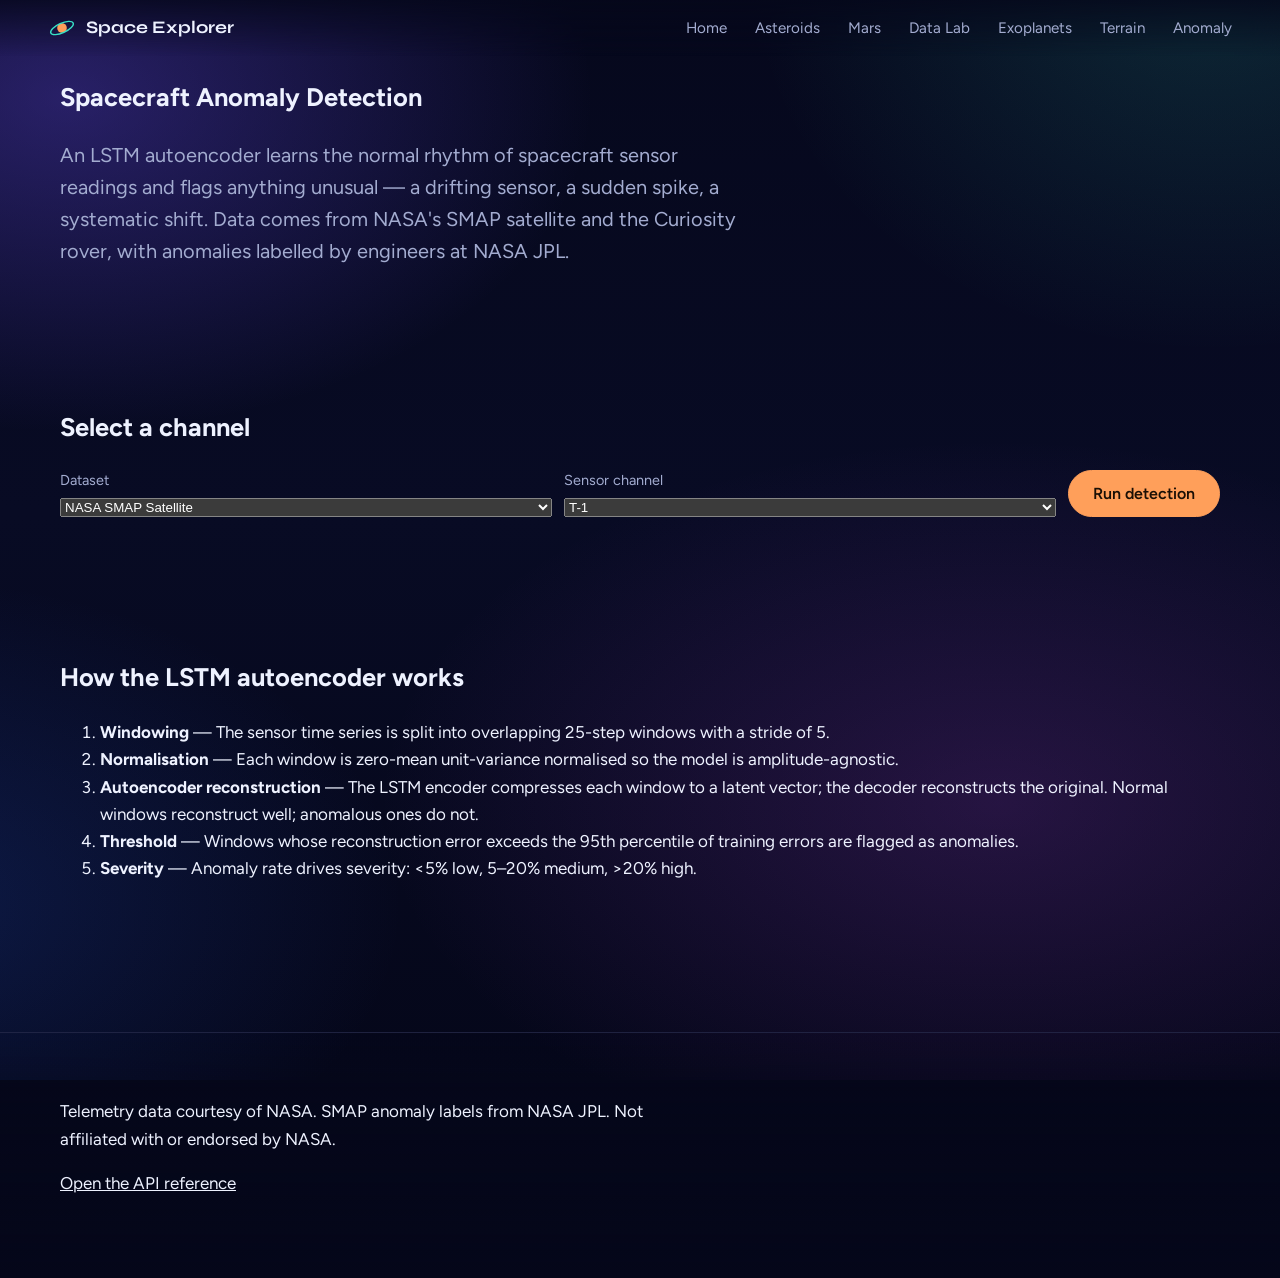
<file: frontend/anomaly.html>
<!doctype html>
<html lang="en">
<head>
  <meta charset="utf-8">
  <meta name="viewport" content="width=device-width, initial-scale=1">
  <title>Spacecraft Anomaly Detection — Space Explorer</title>
  <meta name="description" content="LSTM autoencoder detects anomalies in real NASA SMAP satellite and Curiosity rover telemetry.">
  <meta name="theme-color" content="#05071a">
  <link rel="icon" href="assets/favicon.svg" type="image/svg+xml">
  <link rel="preconnect" href="https://fonts.googleapis.com">
  <link rel="preconnect" href="https://fonts.gstatic.com" crossorigin>
  <link href="https://fonts.googleapis.com/css2?family=Figtree:wght@400;500;600&family=Syne:wght@500;700;800&display=swap" rel="stylesheet">
  <link rel="stylesheet" href="css/styles.css">
  <link rel="stylesheet" href="css/anomaly.css">
</head>
<body>
  <div class="nebula" aria-hidden="true"></div>

  <header class="top">
    <a class="brand" href="/" aria-label="Space Explorer, home">
      <svg viewBox="0 0 32 32" width="28" height="28" aria-hidden="true">
        <circle cx="16" cy="16" r="5.5" fill="currentColor"/>
        <ellipse cx="16" cy="16" rx="14" ry="5.5" fill="none" stroke="currentColor" stroke-width="1.6" transform="rotate(-24 16 16)"/>
      </svg>
      <span>Space Explorer</span>
    </a>
    <nav aria-label="Primary">
      <a href="/">Home</a>
      <a href="/asteroids.html">Asteroids</a>
      <a href="/mars.html">Mars</a>
      <a href="/lab.html">Data Lab</a>
      <a href="/exoplanets.html">Exoplanets</a>
      <a href="/terrain.html">Terrain</a>
      <a href="/anomaly.html" aria-current="page">Anomaly</a>
    </nav>
  </header>

  <main>
    <section class="page-hero">
      <div class="page-hero-inner">
        <h1>Spacecraft Anomaly Detection</h1>
        <p class="lead">An LSTM autoencoder learns the normal rhythm of spacecraft sensor readings and flags anything unusual — a drifting sensor, a sudden spike, a systematic shift. Data comes from NASA's SMAP satellite and the Curiosity rover, with anomalies labelled by engineers at NASA JPL.</p>
      </div>
    </section>

    <section class="anomaly-controls card-section">
      <div class="inner">
        <h2>Select a channel</h2>

        <div class="anomaly-form">
          <div class="field-row">
            <label class="field">
              <span>Dataset</span>
              <select id="dataset-select">
                <option value="smap">NASA SMAP Satellite</option>
                <option value="msl">Curiosity Rover (MSL)</option>
              </select>
            </label>
            <label class="field">
              <span>Sensor channel</span>
              <select id="channel-select">
                <option value="T-1">T-1</option>
                <option value="T-2">T-2</option>
                <option value="T-3">T-3</option>
                <option value="D-14">D-14</option>
                <option value="F-4">F-4</option>
              </select>
            </label>
            <button class="btn primary" id="detect-btn" type="button">Run detection</button>
          </div>
        </div>

        <div id="anomaly-loading" class="loading-row" hidden>
          <span class="spinner" aria-label="Loading"></span>
          <span>Running LSTM inference…</span>
        </div>
        <div id="anomaly-error" class="error-banner" hidden></div>

        <div id="anomaly-result" class="anomaly-result" hidden>
          <div class="anomaly-summary" id="anomaly-summary"></div>
          <div class="chart-wrap">
            <canvas id="anomaly-chart" width="700" height="220" aria-label="Reconstruction error over time"></canvas>
          </div>
          <p class="chart-caption">Per-window reconstruction error · red regions exceed the 95th-percentile threshold</p>
        </div>
      </div>
    </section>

    <section class="info-section">
      <div class="inner">
        <h2>How the LSTM autoencoder works</h2>
        <ol class="steps">
          <li><strong>Windowing</strong> — The sensor time series is split into overlapping 25-step windows with a stride of 5.</li>
          <li><strong>Normalisation</strong> — Each window is zero-mean unit-variance normalised so the model is amplitude-agnostic.</li>
          <li><strong>Autoencoder reconstruction</strong> — The LSTM encoder compresses each window to a latent vector; the decoder reconstructs the original. Normal windows reconstruct well; anomalous ones do not.</li>
          <li><strong>Threshold</strong> — Windows whose reconstruction error exceeds the 95th percentile of training errors are flagged as anomalies.</li>
          <li><strong>Severity</strong> — Anomaly rate drives severity: &lt;5% low, 5–20% medium, &gt;20% high.</li>
        </ol>
      </div>
    </section>
  </main>

  <footer class="foot">
    <div class="foot-grid">
      <div>
        <p>Telemetry data courtesy of NASA. SMAP anomaly labels from NASA JPL. Not affiliated with or endorsed by NASA.</p>
        <p><a href="/api/docs">Open the API reference</a></p>
      </div>
    </div>
  </footer>

  <script src="js/api.js"></script>
  <script src="js/anomaly.js"></script>
</body>
</html>
</file>
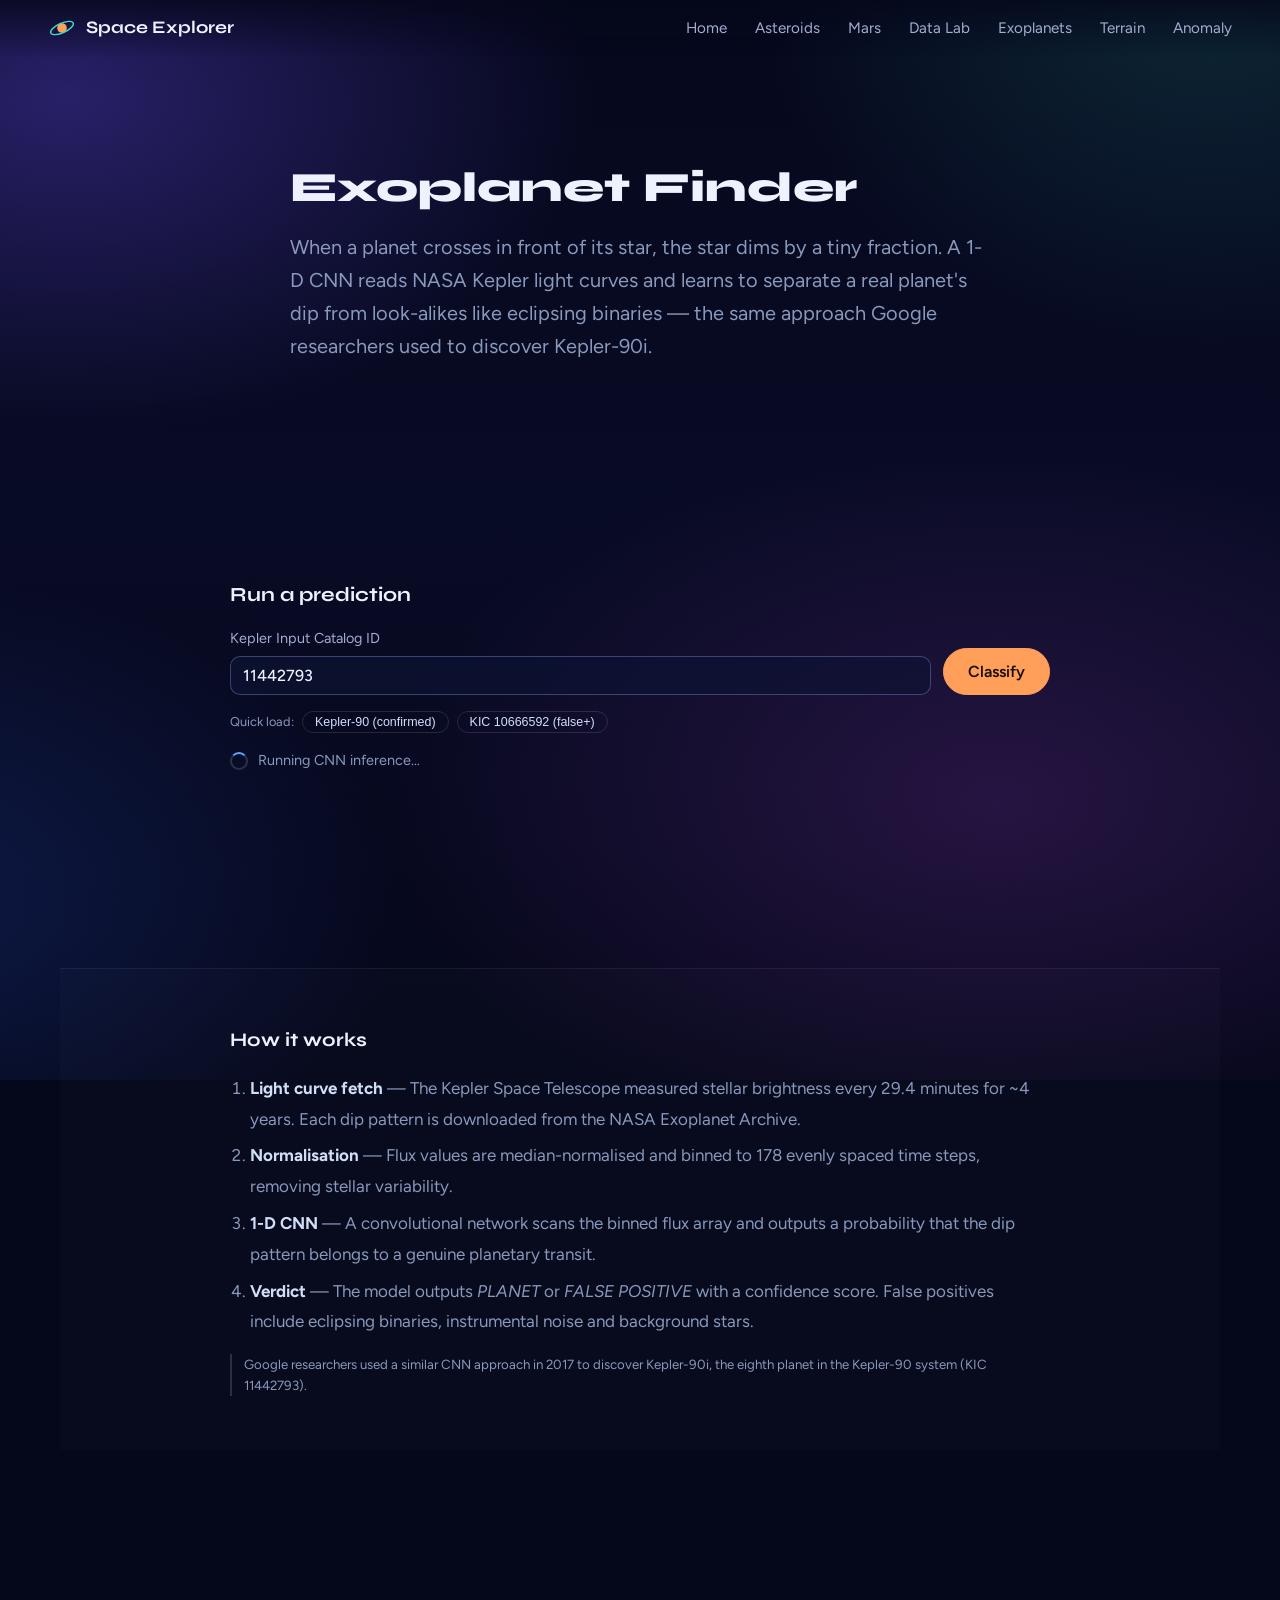
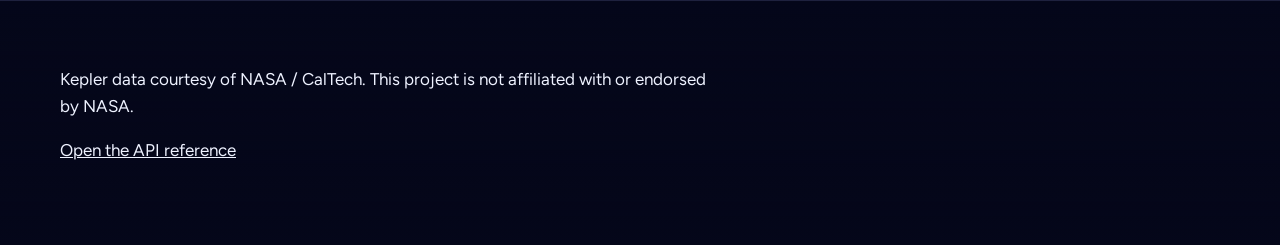
<file: frontend/exoplanets.html>
<!doctype html>
<html lang="en">
<head>
  <meta charset="utf-8">
  <meta name="viewport" content="width=device-width, initial-scale=1">
  <title>Exoplanet Finder — Space Explorer</title>
  <meta name="description" content="Classify Kepler light curves as planetary transits or false positives using a 1-D CNN trained on NASA data.">
  <meta name="theme-color" content="#05071a">
  <link rel="icon" href="assets/favicon.svg" type="image/svg+xml">
  <link rel="preconnect" href="https://fonts.googleapis.com">
  <link rel="preconnect" href="https://fonts.gstatic.com" crossorigin>
  <link href="https://fonts.googleapis.com/css2?family=Figtree:wght@400;500;600&family=Syne:wght@500;700;800&display=swap" rel="stylesheet">
  <link rel="stylesheet" href="css/styles.css">
  <link rel="stylesheet" href="css/exoplanets.css">
</head>
<body>
  <div class="nebula" aria-hidden="true"></div>

  <header class="top">
    <a class="brand" href="/" aria-label="Space Explorer, home">
      <svg viewBox="0 0 32 32" width="28" height="28" aria-hidden="true">
        <circle cx="16" cy="16" r="5.5" fill="currentColor"/>
        <ellipse cx="16" cy="16" rx="14" ry="5.5" fill="none" stroke="currentColor" stroke-width="1.6" transform="rotate(-24 16 16)"/>
      </svg>
      <span>Space Explorer</span>
    </a>
    <nav aria-label="Primary">
      <a href="/">Home</a>
      <a href="/asteroids.html">Asteroids</a>
      <a href="/mars.html">Mars</a>
      <a href="/lab.html">Data Lab</a>
      <a href="/exoplanets.html" aria-current="page">Exoplanets</a>
      <a href="/terrain.html">Terrain</a>
      <a href="/anomaly.html">Anomaly</a>
    </nav>
  </header>

  <main>
    <section class="page-hero">
      <div class="page-hero-inner">
        <h1>Exoplanet Finder</h1>
        <p class="lead">When a planet crosses in front of its star, the star dims by a tiny fraction. A 1-D CNN reads NASA Kepler light curves and learns to separate a real planet's dip from look-alikes like eclipsing binaries — the same approach Google researchers used to discover Kepler-90i.</p>
      </div>
    </section>

    <section class="exo-controls card-section">
      <div class="inner">
        <h2>Run a prediction</h2>
        <div class="exo-form">
          <div class="field-row">
            <label class="field">
              <span>Kepler Input Catalog ID</span>
              <input type="number" id="kepid-input" value="11442793" min="1" step="1" placeholder="e.g. 11442793">
            </label>
            <button class="btn primary" id="predict-btn" type="button">Classify</button>
          </div>
          <div class="sample-chips">
            <span class="chip-label">Quick load:</span>
            <button class="chip" data-kepid="11442793" type="button">Kepler-90 (confirmed)</button>
            <button class="chip" data-kepid="10666592" type="button">KIC 10666592 (false+)</button>
          </div>
        </div>

        <div id="exo-result" class="exo-result" aria-live="polite" hidden>
          <div class="result-badge" id="result-badge"></div>
          <div class="result-meta" id="result-meta"></div>
          <div class="chart-wrap">
            <canvas id="flux-chart" width="600" height="180" aria-label="Kepler light curve flux"></canvas>
          </div>
          <p class="chart-caption">64-point down-sampled normalised Kepler flux · dips indicate potential transits</p>
        </div>

        <div id="exo-error" class="error-banner" hidden></div>
        <div id="exo-loading" class="loading-row" hidden>
          <span class="spinner" aria-label="Loading"></span>
          <span>Running CNN inference…</span>
        </div>
      </div>
    </section>

    <section class="info-section">
      <div class="inner">
        <h2>How it works</h2>
        <ol class="steps">
          <li><strong>Light curve fetch</strong> — The Kepler Space Telescope measured stellar brightness every 29.4 minutes for ~4 years. Each dip pattern is downloaded from the NASA Exoplanet Archive.</li>
          <li><strong>Normalisation</strong> — Flux values are median-normalised and binned to 178 evenly spaced time steps, removing stellar variability.</li>
          <li><strong>1-D CNN</strong> — A convolutional network scans the binned flux array and outputs a probability that the dip pattern belongs to a genuine planetary transit.</li>
          <li><strong>Verdict</strong> — The model outputs <em>PLANET</em> or <em>FALSE POSITIVE</em> with a confidence score. False positives include eclipsing binaries, instrumental noise and background stars.</li>
        </ol>
        <p class="footnote">Google researchers used a similar CNN approach in 2017 to discover Kepler-90i, the eighth planet in the Kepler-90 system (KIC 11442793).</p>
      </div>
    </section>
  </main>

  <footer class="foot">
    <div class="foot-grid">
      <div>
        <p>Kepler data courtesy of NASA / CalTech. This project is not affiliated with or endorsed by NASA.</p>
        <p><a href="/api/docs">Open the API reference</a></p>
      </div>
    </div>
  </footer>

  <script src="js/api.js"></script>
  <script src="js/exoplanets.js"></script>
</body>
</html>
</file>
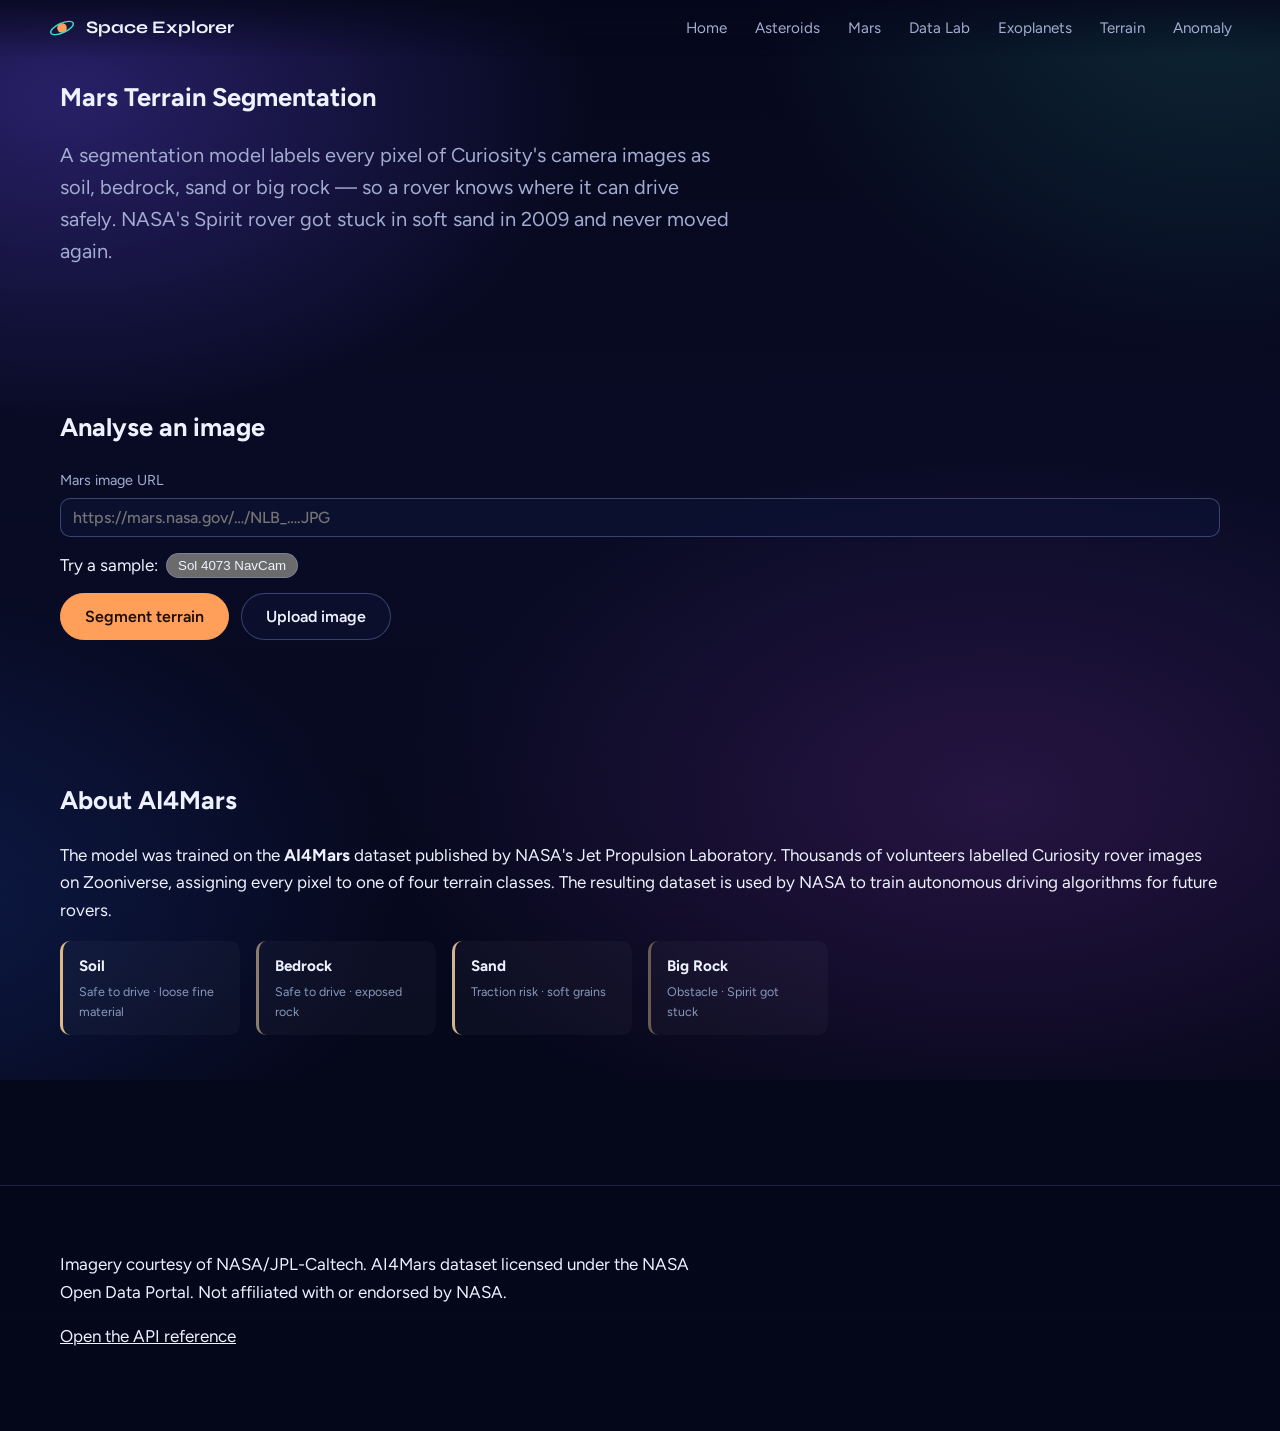
<file: frontend/terrain.html>
<!doctype html>
<html lang="en">
<head>
  <meta charset="utf-8">
  <meta name="viewport" content="width=device-width, initial-scale=1">
  <title>Mars Terrain Segmentation — Space Explorer</title>
  <meta name="description" content="Pixel-level terrain segmentation of Mars rover images into soil, bedrock, sand and big rocks.">
  <meta name="theme-color" content="#05071a">
  <link rel="icon" href="assets/favicon.svg" type="image/svg+xml">
  <link rel="preconnect" href="https://fonts.googleapis.com">
  <link rel="preconnect" href="https://fonts.gstatic.com" crossorigin>
  <link href="https://fonts.googleapis.com/css2?family=Figtree:wght@400;500;600&family=Syne:wght@500;700;800&display=swap" rel="stylesheet">
  <link rel="stylesheet" href="css/styles.css">
  <link rel="stylesheet" href="css/terrain.css">
</head>
<body>
  <div class="nebula" aria-hidden="true"></div>

  <header class="top">
    <a class="brand" href="/" aria-label="Space Explorer, home">
      <svg viewBox="0 0 32 32" width="28" height="28" aria-hidden="true">
        <circle cx="16" cy="16" r="5.5" fill="currentColor"/>
        <ellipse cx="16" cy="16" rx="14" ry="5.5" fill="none" stroke="currentColor" stroke-width="1.6" transform="rotate(-24 16 16)"/>
      </svg>
      <span>Space Explorer</span>
    </a>
    <nav aria-label="Primary">
      <a href="/">Home</a>
      <a href="/asteroids.html">Asteroids</a>
      <a href="/mars.html">Mars</a>
      <a href="/lab.html">Data Lab</a>
      <a href="/exoplanets.html">Exoplanets</a>
      <a href="/terrain.html" aria-current="page">Terrain</a>
      <a href="/anomaly.html">Anomaly</a>
    </nav>
  </header>

  <main>
    <section class="page-hero">
      <div class="page-hero-inner">
        <h1>Mars Terrain Segmentation</h1>
        <p class="lead">A segmentation model labels every pixel of Curiosity's camera images as soil, bedrock, sand or big rock — so a rover knows where it can drive safely. NASA's Spirit rover got stuck in soft sand in 2009 and never moved again.</p>
      </div>
    </section>

    <section class="terrain-controls card-section">
      <div class="inner">
        <h2>Analyse an image</h2>

        <div class="terrain-form">
          <label class="field full-field">
            <span>Mars image URL</span>
            <input type="url" id="img-url" placeholder="https://mars.nasa.gov/…/NLB_….JPG">
          </label>
          <div class="terrain-sample-chips">
            <span class="chip-label">Try a sample:</span>
            <button class="chip" data-url="https://mars.nasa.gov/msl-raw-images/proj/msl/redops/ods/surface/sol/04073/opgs/edr/ncam/NLB_775082924EDR_F1061318NCAM00354M_.JPG" type="button">Sol 4073 NavCam</button>
          </div>
          <div class="terrain-actions">
            <button class="btn primary" id="segment-btn" type="button">Segment terrain</button>
            <label class="upload-label btn ghost">
              Upload image
              <input type="file" id="img-upload" accept="image/*" hidden>
            </label>
          </div>
        </div>

        <div id="terrain-loading" class="loading-row" hidden>
          <span class="spinner" aria-label="Loading"></span>
          <span>Running segmentation…</span>
        </div>
        <div id="terrain-error" class="error-banner" hidden></div>

        <div id="terrain-result" class="terrain-result" hidden>
          <div class="canvases">
            <div class="canvas-wrap">
              <p class="canvas-label">Original</p>
              <canvas id="orig-canvas" width="256" height="256"></canvas>
            </div>
            <div class="canvas-wrap">
              <p class="canvas-label">Segmentation overlay</p>
              <canvas id="seg-canvas" width="256" height="256"></canvas>
            </div>
          </div>
          <div class="terrain-stats" id="terrain-stats"></div>
          <div class="terrain-legend" id="terrain-legend"></div>
        </div>
      </div>
    </section>

    <section class="info-section">
      <div class="inner">
        <h2>About AI4Mars</h2>
        <p>The model was trained on the <strong>AI4Mars</strong> dataset published by NASA's Jet Propulsion Laboratory. Thousands of volunteers labelled Curiosity rover images on Zooniverse, assigning every pixel to one of four terrain classes. The resulting dataset is used by NASA to train autonomous driving algorithms for future rovers.</p>
        <div class="class-grid" id="class-grid">
          <div class="class-card" style="--accent:#deb887"><strong>Soil</strong><span>Safe to drive · loose fine material</span></div>
          <div class="class-card" style="--accent:#8b7d6b"><strong>Bedrock</strong><span>Safe to drive · exposed rock</span></div>
          <div class="class-card" style="--accent:#d2b48c"><strong>Sand</strong><span>Traction risk · soft grains</span></div>
          <div class="class-card" style="--accent:#695c4e"><strong>Big Rock</strong><span>Obstacle · Spirit got stuck</span></div>
        </div>
      </div>
    </section>
  </main>

  <footer class="foot">
    <div class="foot-grid">
      <div>
        <p>Imagery courtesy of NASA/JPL-Caltech. AI4Mars dataset licensed under the NASA Open Data Portal. Not affiliated with or endorsed by NASA.</p>
        <p><a href="/api/docs">Open the API reference</a></p>
      </div>
    </div>
  </footer>

  <script src="js/api.js"></script>
  <script src="js/terrain.js"></script>
</body>
</html>
</file>
<file: frontend/css/styles.css>
/* Space Explorer - styles
   Palette: deep field, nebula violet, aurora teal, ember (the single warm accent), starlight. */

:root {
  --field: #05071a;
  --field-2: #0a0e2a;
  --panel: rgba(14, 19, 52, 0.62);
  --panel-solid: #0d1235;
  --line: rgba(160, 175, 255, 0.16);
  --line-strong: rgba(160, 175, 255, 0.32);
  --starlight: #eef2ff;
  --dust: #a3acd0;
  --violet: #6a4df4;
  --aurora: #38e1c6;
  --ember: #ff9f5a;
  --danger: #ff7a8a;

  --font-display: "Syne", "Segoe UI", system-ui, sans-serif;
  --font-body: "Figtree", "Segoe UI", system-ui, -apple-system, sans-serif;

  --gutter: clamp(16px, 4vw, 48px);
  --maxw: 1160px;
  --radius: 18px;
  --radius-sm: 10px;
  color-scheme: dark;
}

*, *::before, *::after { box-sizing: border-box; }
html { scroll-behavior: smooth; scroll-padding-top: 84px; }

body {
  margin: 0;
  background: var(--field);
  color: var(--starlight);
  font-family: var(--font-body);
  font-size: 1.0625rem;
  line-height: 1.6;
  -webkit-font-smoothing: antialiased;
  overflow-x: hidden;
}

/* ---------- the sky behind everything ---------- */

#sky {
  position: fixed;
  inset: 0;
  width: 100%;
  height: 100%;
  z-index: -1;
  pointer-events: none;
}

.nebula {
  position: fixed;
  inset: -20%;
  z-index: -2;
  pointer-events: none;
  background:
    radial-gradient(42% 38% at 18% 22%, rgba(106, 77, 244, 0.34), transparent 70%),
    radial-gradient(36% 42% at 82% 12%, rgba(56, 225, 198, 0.15), transparent 72%),
    radial-gradient(48% 40% at 70% 78%, rgba(150, 60, 190, 0.22), transparent 72%),
    radial-gradient(40% 36% at 8% 86%, rgba(40, 90, 220, 0.22), transparent 72%),
    linear-gradient(180deg, #05071a 0%, #080b24 55%, #05071a 100%);
  animation: drift 90s ease-in-out infinite alternate;
}

@keyframes drift {
  from { transform: translate3d(-2%, -1%, 0) scale(1); }
  to   { transform: translate3d(2%, 1.5%, 0) scale(1.06); }
}

/* ---------- layout primitives ---------- */

a { color: inherit; }
:focus-visible { outline: 2px solid var(--aurora); outline-offset: 3px; border-radius: 6px; }

.skip {
  position: absolute; left: 12px; top: -48px;
  background: var(--starlight); color: var(--field);
  padding: 8px 14px; border-radius: 8px; z-index: 50; text-decoration: none;
}
.skip:focus { top: 12px; }

main > section, .foot-grid, .top {
  width: min(100% - 2 * var(--gutter), var(--maxw));
  margin-inline: auto;
}

/* ---------- header ---------- */

.top {
  position: sticky; top: 0; z-index: 20;
  display: flex; align-items: center; justify-content: space-between;
  gap: 16px;
  padding-block: 14px;
  width: 100%;
  padding-inline: var(--gutter);
  backdrop-filter: blur(14px);
  -webkit-backdrop-filter: blur(14px);
  background: linear-gradient(180deg, rgba(5, 7, 26, 0.78), rgba(5, 7, 26, 0));
}

.brand {
  display: inline-flex; align-items: center; gap: 10px;
  font-family: var(--font-display); font-weight: 700; font-size: 1.1rem;
  text-decoration: none; color: var(--starlight);
}
.brand svg { color: var(--ember); }
.brand svg ellipse { color: var(--aurora); stroke: var(--aurora); }

.top nav { display: flex; align-items: center; gap: clamp(12px, 3vw, 28px); font-size: 0.95rem; }
.top nav a { text-decoration: none; color: var(--dust); transition: color 0.2s; }
.top nav a:hover { color: var(--starlight); }

.status-link {
  display: inline-flex; align-items: center; gap: 8px;
  padding: 6px 12px; border: 1px solid var(--line); border-radius: 999px;
  background: rgba(10, 14, 42, 0.5);
}

.dot { width: 8px; height: 8px; border-radius: 50%; background: var(--dust); flex: none; }
.dot[data-state="ok"] { background: var(--aurora); box-shadow: 0 0 10px var(--aurora); }
.dot[data-state="down"] { background: var(--danger); box-shadow: 0 0 10px var(--danger); }
.dot[data-state="checking"] { animation: pulse 1.4s ease-in-out infinite; }
@keyframes pulse { 50% { opacity: 0.3; } }

/* ---------- hero (the one bold moment: the sky itself + the type) ---------- */

.hero {
  min-height: min(86vh, 760px);
  display: flex; flex-direction: column; justify-content: center;
  padding-block: 8vh 6vh;
}

.hero h1 {
  font-family: var(--font-display);
  font-weight: 800;
  font-size: clamp(2.5rem, 7vw, 5.2rem);
  line-height: 1.04;
  letter-spacing: -0.03em;
  margin: 0 0 28px;
  max-width: 15em;
  text-wrap: balance;
  background: linear-gradient(100deg, #ffffff 20%, #c9c2ff 60%, #8ff0de 100%);
  -webkit-background-clip: text; background-clip: text;
  color: transparent;
  animation: rise 1.1s cubic-bezier(.2, .7, .2, 1) both;
}
.hero h1 br { display: none; }

.lead {
  max-width: 52ch;
  color: var(--dust);
  font-size: clamp(1.05rem, 1.6vw, 1.25rem);
  margin: 0 0 36px;
  animation: rise 1.1s 0.15s cubic-bezier(.2, .7, .2, 1) both;
}
.actions { display: flex; flex-wrap: wrap; gap: 12px; animation: rise 1.1s 0.3s cubic-bezier(.2, .7, .2, 1) both; }

@keyframes rise { from { opacity: 0; transform: translateY(18px); } to { opacity: 1; transform: none; } }

/* ---------- buttons ---------- */

.btn {
  display: inline-flex; align-items: center; justify-content: center;
  font: 600 1rem var(--font-body);
  padding: 13px 24px; border-radius: 999px;
  border: 1px solid var(--line-strong);
  background: rgba(14, 19, 52, 0.6);
  color: var(--starlight); text-decoration: none; cursor: pointer;
  transition: transform 0.18s, background 0.2s, border-color 0.2s;
}
.btn:hover { transform: translateY(-2px); border-color: var(--aurora); }
.btn:active { transform: translateY(0); }
.btn.primary { background: var(--ember); border-color: var(--ember); color: #1a0f05; }
.btn.primary:hover { background: #ffb07a; border-color: #ffb07a; }
.btn.small { padding: 9px 16px; font-size: 0.92rem; }
.btn[disabled] { opacity: 0.5; cursor: not-allowed; transform: none; }

/* ---------- sections ---------- */

main > section + section { margin-top: clamp(72px, 12vw, 140px); }

.section-head { margin-bottom: 28px; }
.section-head h2 {
  font-family: var(--font-display); font-weight: 700;
  font-size: clamp(1.8rem, 4vw, 2.8rem); letter-spacing: -0.02em; line-height: 1.1;
  margin: 0 0 10px;
}
.section-head p { margin: 0; color: var(--dust); max-width: 56ch; }

/* ---------- APOD ---------- */

.apod-controls { display: flex; flex-wrap: wrap; align-items: flex-end; gap: 12px; margin-bottom: 20px; }

.field { display: flex; flex-direction: column; gap: 6px; font-size: 0.9rem; color: var(--dust); }
.field input {
  font: 500 1rem var(--font-body);
  color: var(--starlight);
  background: rgba(14, 19, 52, 0.7);
  border: 1px solid var(--line-strong);
  border-radius: var(--radius-sm);
  padding: 9px 12px; color-scheme: dark;
}

.apod {
  display: grid;
  grid-template-columns: minmax(0, 1.35fr) minmax(0, 1fr);
  gap: 0;
  border: 1px solid var(--line);
  border-radius: var(--radius);
  background: var(--panel);
  backdrop-filter: blur(10px);
  -webkit-backdrop-filter: blur(10px);
  overflow: hidden;
  box-shadow: 0 30px 80px -30px rgba(0, 0, 0, 0.8), 0 0 0 1px rgba(106, 77, 244, 0.08);
}

.apod-media { position: relative; background: #000; min-height: 320px; }
.apod-media img, .apod-media iframe {
  position: absolute; inset: 0; width: 100%; height: 100%; border: 0;
  object-fit: cover; display: block;
}
.apod-media a.media-link { position: absolute; inset: 0; display: block; }
.apod-media .play {
  position: absolute; inset: auto 16px 16px auto;
  background: rgba(5, 7, 26, 0.8); border: 1px solid var(--line-strong);
  padding: 8px 14px; border-radius: 999px; font-size: 0.9rem;
}

.apod-text { padding: clamp(20px, 3vw, 36px); display: flex; flex-direction: column; gap: 14px; max-height: 640px; overflow: auto; }
.apod-text h3 { font-family: var(--font-display); font-weight: 700; font-size: clamp(1.4rem, 2.6vw, 2rem); line-height: 1.15; letter-spacing: -0.01em; margin: 0; }
.apod-meta { color: var(--aurora); font-weight: 500; margin: 0; font-size: 0.95rem; }
.apod-text p.explain { margin: 0; color: #cfd6f3; max-width: 62ch; }
.apod-links { display: flex; flex-wrap: wrap; gap: 14px; margin-top: auto; font-size: 0.95rem; }
.apod-links a { color: var(--ember); text-underline-offset: 3px; }
.apod-credit { color: var(--dust); font-size: 0.88rem; margin: 0; }

/* loading + error */

.skeleton { background: linear-gradient(100deg, rgba(120,135,255,.08) 30%, rgba(120,135,255,.18) 50%, rgba(120,135,255,.08) 70%); background-size: 220% 100%; animation: shimmer 1.6s linear infinite; border-radius: var(--radius-sm); }
@keyframes shimmer { to { background-position: -220% 0; } }
.skeleton.line { height: 14px; margin-bottom: 4px; }
.skeleton.w60 { width: 60%; height: 28px; margin-bottom: 10px; }
.skeleton.w30 { width: 30%; } .skeleton.w80 { width: 80%; }
.apod-text .skeleton { align-self: stretch; }

.notice {
  grid-column: 1 / -1; padding: clamp(20px, 3vw, 36px);
  display: flex; flex-direction: column; gap: 10px; align-items: flex-start;
}
.notice h3 { margin: 0; font-family: var(--font-display); font-size: 1.4rem; }
.notice p { margin: 0; color: var(--dust); max-width: 62ch; }
.notice code, .upstream code { font: 0.9em ui-monospace, SFMono-Regular, Menlo, Consolas, monospace; background: rgba(160,175,255,.12); padding: 2px 7px; border-radius: 6px; color: var(--starlight); }

/* ---------- modules ---------- */

.module-grid { list-style: none; margin: 0; padding: 0; display: grid; grid-template-columns: repeat(3, minmax(0, 1fr)); gap: 20px; }
.card-skel { height: 340px; border-radius: var(--radius); }

.module {
  position: relative; display: flex; flex-direction: column; gap: 14px;
  padding: 28px 26px 26px;
  border: 1px solid var(--line); border-radius: var(--radius);
  background: var(--panel); backdrop-filter: blur(10px); -webkit-backdrop-filter: blur(10px);
  overflow: hidden; transition: border-color 0.25s, transform 0.25s;
}
.module:hover { border-color: var(--line-strong); transform: translateY(-4px); }
.module::after {
  content: ""; position: absolute; inset: auto -30% -50% auto; width: 80%; aspect-ratio: 1; border-radius: 50%;
  background: radial-gradient(circle, var(--glow, rgba(106, 77, 244, .3)), transparent 65%); pointer-events: none;
}
.module[data-id="asteroids"] { --glow: rgba(255, 159, 90, .26); }
.module[data-id="mars-images"] { --glow: rgba(255, 110, 80, .24); }
.module[data-id="mars-data"] { --glow: rgba(56, 225, 198, .22); }

.module svg.glyph { width: 64px; height: 64px; }
.module h3 { font-family: var(--font-display); font-weight: 700; font-size: 1.4rem; line-height: 1.15; margin: 4px 0 0; }
.module p.tag { margin: 0; color: #cfd6f3; }
.module ul.feat { margin: 0; padding: 0 0 0 1.1em; color: var(--dust); font-size: 0.96rem; display: grid; gap: 4px; }
.module .meta { margin-top: auto; padding-top: 12px; display: flex; flex-direction: column; align-items: flex-start; gap: 8px; font-size: 0.9rem; color: var(--dust); position: relative; z-index: 1; }

.chip { padding: 4px 11px; border-radius: 999px; border: 1px solid var(--line-strong); font-weight: 500; color: var(--starlight); }
.chip.live { border-color: var(--aurora); color: var(--aurora); }
.module a.open { color: var(--ember); font-weight: 600; text-underline-offset: 3px; }

/* ---------- footer / status ---------- */

.foot { margin-top: clamp(80px, 12vw, 150px); padding: 48px 0 64px; border-top: 1px solid var(--line); background: linear-gradient(180deg, transparent, rgba(5, 7, 26, .7)); }
.foot-grid { display: grid; grid-template-columns: minmax(0, 1.4fr) minmax(0, 1fr); gap: 40px; }
.foot-title { font-family: var(--font-display); font-size: 1.3rem; margin: 0 0 16px; }
.status-list { margin: 0 0 18px; display: grid; gap: 8px; max-width: 420px; }
.status-list div { display: flex; justify-content: space-between; gap: 16px; border-bottom: 1px solid var(--line); padding-bottom: 8px; }
.status-list dt { color: var(--dust); }
.status-list dd { margin: 0; font-weight: 600; text-align: right; }

.upstream { list-style: none; margin: 16px 0 0; padding: 0; display: grid; gap: 8px; max-width: 520px; }
.upstream li { display: flex; align-items: center; gap: 10px; font-size: 0.95rem; }
.upstream .ms { margin-left: auto; color: var(--dust); }
.foot-note { color: var(--dust); font-size: 0.95rem; max-width: 46ch; }
.foot-note a { color: var(--ember); text-underline-offset: 3px; }

/* ---------- responsive ---------- */

@media (max-width: 960px) {
  .module-grid { grid-template-columns: 1fr; }
  .apod { grid-template-columns: 1fr; }
  .apod-media { min-height: 0; aspect-ratio: 16 / 10; }
  .apod-text { max-height: none; }
  .foot-grid { grid-template-columns: 1fr; }
  .hero h1 { max-width: 100%; }
}

@media (max-width: 560px) {
  .top nav a:not(.status-link) { display: none; }
  .hero { min-height: 78vh; }
}

@media (prefers-reduced-motion: reduce) {
  html { scroll-behavior: auto; }
  .nebula, .hero h1, .lead, .actions, .skeleton, .dot { animation: none !important; }
  .module, .btn { transition: none; }
}
</file>
<file: frontend/css/anomaly.css>
/* ── Spacecraft Anomaly Detection page styles ──────────────────── */

.anomaly-form .field-row {
  display: flex;
  gap: 0.75rem;
  align-items: flex-end;
  flex-wrap: wrap;
}

.anomaly-form .field {
  flex: 1 1 160px;
}

/* Result */
.anomaly-result {
  margin-top: 1.5rem;
}

.anomaly-summary {
  display: flex;
  gap: 1rem;
  flex-wrap: wrap;
  margin-bottom: 1.25rem;
  align-items: center;
}

.severity-badge {
  display: inline-flex;
  align-items: center;
  gap: 0.4rem;
  padding: 0.4rem 1rem;
  border-radius: 999px;
  font-size: 0.85rem;
  font-weight: 700;
  text-transform: uppercase;
  letter-spacing: 0.06em;
}

.severity-none   { background: rgba(96,211,148,0.1);  color: #60d394; border: 1px solid rgba(96,211,148,0.3); }
.severity-low    { background: rgba(250,220,70,0.1);  color: #fadc46; border: 1px solid rgba(250,220,70,0.3); }
.severity-medium { background: rgba(250,150,50,0.1);  color: #fa9632; border: 1px solid rgba(250,150,50,0.3); }
.severity-high   { background: rgba(255,80,80,0.12);  color: #ff6464; border: 1px solid rgba(255,80,80,0.3); }

.anomaly-stats {
  display: flex;
  gap: 1rem;
  flex-wrap: wrap;
}

#anomaly-chart {
  display: block;
  max-width: 100%;
  height: auto;
}
</file>
<file: frontend/css/exoplanets.css>
/* ── Exoplanet Finder page styles ──────────────────────────────── */

.exo-form {
  display: flex;
  flex-direction: column;
  gap: 1rem;
}

.field-row {
  display: flex;
  gap: 0.75rem;
  align-items: flex-end;
  flex-wrap: wrap;
}

.field-row .field {
  flex: 1 1 200px;
}

.sample-chips {
  display: flex;
  align-items: center;
  gap: 0.5rem;
  flex-wrap: wrap;
}

.chip-label {
  font-size: 0.8rem;
  color: var(--text-muted, #8899bb);
}

.chip {
  background: transparent;
  border: 1px solid var(--border, rgba(255,255,255,0.12));
  border-radius: 999px;
  color: var(--text, #d0dff8);
  cursor: pointer;
  font-size: 0.78rem;
  padding: 0.2rem 0.75rem;
  transition: background 0.15s, border-color 0.15s;
}

.chip:hover,
.chip:focus-visible {
  background: rgba(255,255,255,0.08);
  border-color: rgba(255,255,255,0.3);
}

/* Result panel */
.exo-result {
  margin-top: 1.5rem;
  padding: 1.25rem 1.5rem;
  background: rgba(255,255,255,0.03);
  border: 1px solid rgba(255,255,255,0.08);
  border-radius: 12px;
}

.result-badge {
  display: inline-flex;
  align-items: center;
  gap: 0.5rem;
  font-family: var(--font-display, 'Syne', sans-serif);
  font-size: 1.4rem;
  font-weight: 700;
  margin-bottom: 0.5rem;
}

.result-badge.planet  { color: #60d394; }
.result-badge.fp      { color: #ff8c69; }

.result-meta {
  font-size: 0.85rem;
  color: var(--text-muted, #8899bb);
  margin-bottom: 1rem;
}

.chart-wrap {
  width: 100%;
  overflow-x: auto;
}

#flux-chart {
  display: block;
  max-width: 100%;
  height: auto;
}

.chart-caption {
  font-size: 0.75rem;
  color: var(--text-muted, #8899bb);
  margin-top: 0.4rem;
  text-align: center;
}

/* Loading / error */
.loading-row {
  display: flex;
  align-items: center;
  gap: 0.6rem;
  padding: 1rem 0;
  font-size: 0.9rem;
  color: var(--text-muted, #8899bb);
}

.spinner {
  display: inline-block;
  width: 18px;
  height: 18px;
  border: 2px solid rgba(255,255,255,0.15);
  border-top-color: #60a5fa;
  border-radius: 50%;
  animation: spin 0.8s linear infinite;
}

@keyframes spin { to { transform: rotate(360deg); } }

.error-banner {
  margin-top: 1rem;
  padding: 0.75rem 1rem;
  background: rgba(255, 80, 80, 0.1);
  border: 1px solid rgba(255, 80, 80, 0.3);
  border-radius: 8px;
  color: #ff9999;
  font-size: 0.88rem;
}

/* Page hero (shared across ML pages) */
.page-hero {
  padding: 4rem 1.5rem 2.5rem;
}

.page-hero-inner {
  max-width: 700px;
  margin: 0 auto;
}

.page-hero h1 {
  font-family: var(--font-display, 'Syne', sans-serif);
  font-size: clamp(1.8rem, 4vw, 2.6rem);
  font-weight: 800;
  margin-bottom: 0.6rem;
}

.page-hero .lead {
  color: var(--text-muted, #8899bb);
  line-height: 1.65;
  max-width: 60ch;
}

/* Card section */
.card-section {
  padding: 0 1.5rem 2.5rem;
}

.card-section .inner {
  max-width: 820px;
  margin: 0 auto;
}

.card-section h2 {
  font-family: var(--font-display, 'Syne', sans-serif);
  font-size: 1.25rem;
  font-weight: 700;
  margin-bottom: 1rem;
}

/* Info section */
.info-section {
  padding: 2.5rem 1.5rem;
  background: rgba(255,255,255,0.015);
  border-top: 1px solid rgba(255,255,255,0.06);
}

.info-section .inner {
  max-width: 820px;
  margin: 0 auto;
}

.info-section h2 {
  font-family: var(--font-display, 'Syne', sans-serif);
  font-size: 1.2rem;
  font-weight: 700;
  margin-bottom: 1rem;
}

.steps {
  padding-left: 1.25rem;
  line-height: 1.8;
  color: var(--text-muted, #8899bb);
}

.steps li { margin-bottom: 0.4rem; }
.steps strong { color: var(--text, #d0dff8); }

.footnote {
  margin-top: 1rem;
  font-size: 0.83rem;
  color: var(--text-muted, #8899bb);
  border-left: 2px solid rgba(255,255,255,0.15);
  padding-left: 0.75rem;
}
</file>
<file: frontend/css/terrain.css>
/* ── Mars Terrain Segmentation page styles ─────────────────────── */

.terrain-form {
  display: flex;
  flex-direction: column;
  gap: 0.9rem;
}

.full-field {
  width: 100%;
}

.full-field input {
  width: 100%;
}

.terrain-sample-chips {
  display: flex;
  align-items: center;
  gap: 0.5rem;
  flex-wrap: wrap;
}

.terrain-actions {
  display: flex;
  gap: 0.75rem;
  flex-wrap: wrap;
  align-items: center;
}

.upload-label {
  cursor: pointer;
}

/* Canvases */
.terrain-result {
  margin-top: 1.5rem;
}

.canvases {
  display: flex;
  gap: 1.5rem;
  flex-wrap: wrap;
  margin-bottom: 1.25rem;
}

.canvas-wrap {
  flex: 1 1 220px;
}

.canvas-label {
  font-size: 0.8rem;
  color: var(--text-muted, #8899bb);
  margin-bottom: 0.35rem;
  font-weight: 500;
}

#orig-canvas,
#seg-canvas {
  border-radius: 8px;
  border: 1px solid rgba(255,255,255,0.08);
  display: block;
  max-width: 100%;
  width: 256px;
  height: 256px;
  image-rendering: pixelated;
}

/* Stats */
.terrain-stats {
  display: flex;
  gap: 1rem;
  flex-wrap: wrap;
  margin-bottom: 1rem;
}

.stat-pill {
  display: flex;
  flex-direction: column;
  align-items: center;
  padding: 0.6rem 1rem;
  border-radius: 8px;
  background: rgba(255,255,255,0.04);
  border: 1px solid rgba(255,255,255,0.07);
  min-width: 90px;
}

.stat-pill strong {
  font-size: 1.1rem;
  font-weight: 600;
}

.stat-pill span {
  font-size: 0.73rem;
  color: var(--text-muted, #8899bb);
  text-transform: uppercase;
  letter-spacing: 0.04em;
}

/* Legend */
.terrain-legend {
  display: flex;
  gap: 0.75rem;
  flex-wrap: wrap;
}

.legend-item {
  display: flex;
  align-items: center;
  gap: 0.4rem;
  font-size: 0.8rem;
  color: var(--text-muted, #8899bb);
}

.legend-swatch {
  width: 14px;
  height: 14px;
  border-radius: 3px;
  flex-shrink: 0;
}

/* Class info cards (info section) */
.class-grid {
  display: grid;
  grid-template-columns: repeat(auto-fill, minmax(170px, 1fr));
  gap: 1rem;
  margin-top: 1rem;
}

.class-card {
  padding: 0.85rem 1rem;
  border-radius: 10px;
  border-left: 3px solid var(--accent, #8899bb);
  background: rgba(255,255,255,0.03);
  display: flex;
  flex-direction: column;
  gap: 0.2rem;
}

.class-card strong {
  font-size: 0.95rem;
}

.class-card span {
  font-size: 0.78rem;
  color: var(--text-muted, #8899bb);
}

/* safe badge */
.safe-badge {
  display: inline-flex;
  align-items: center;
  gap: 0.4rem;
  padding: 0.35rem 0.8rem;
  border-radius: 999px;
  font-size: 0.82rem;
  font-weight: 600;
}

.safe-badge.safe   { background: rgba(96,211,148,0.12); color: #60d394; border: 1px solid rgba(96,211,148,0.3); }
.safe-badge.unsafe { background: rgba(255,100,80,0.12); color: #ff8c69; border: 1px solid rgba(255,100,80,0.3); }
</file>
